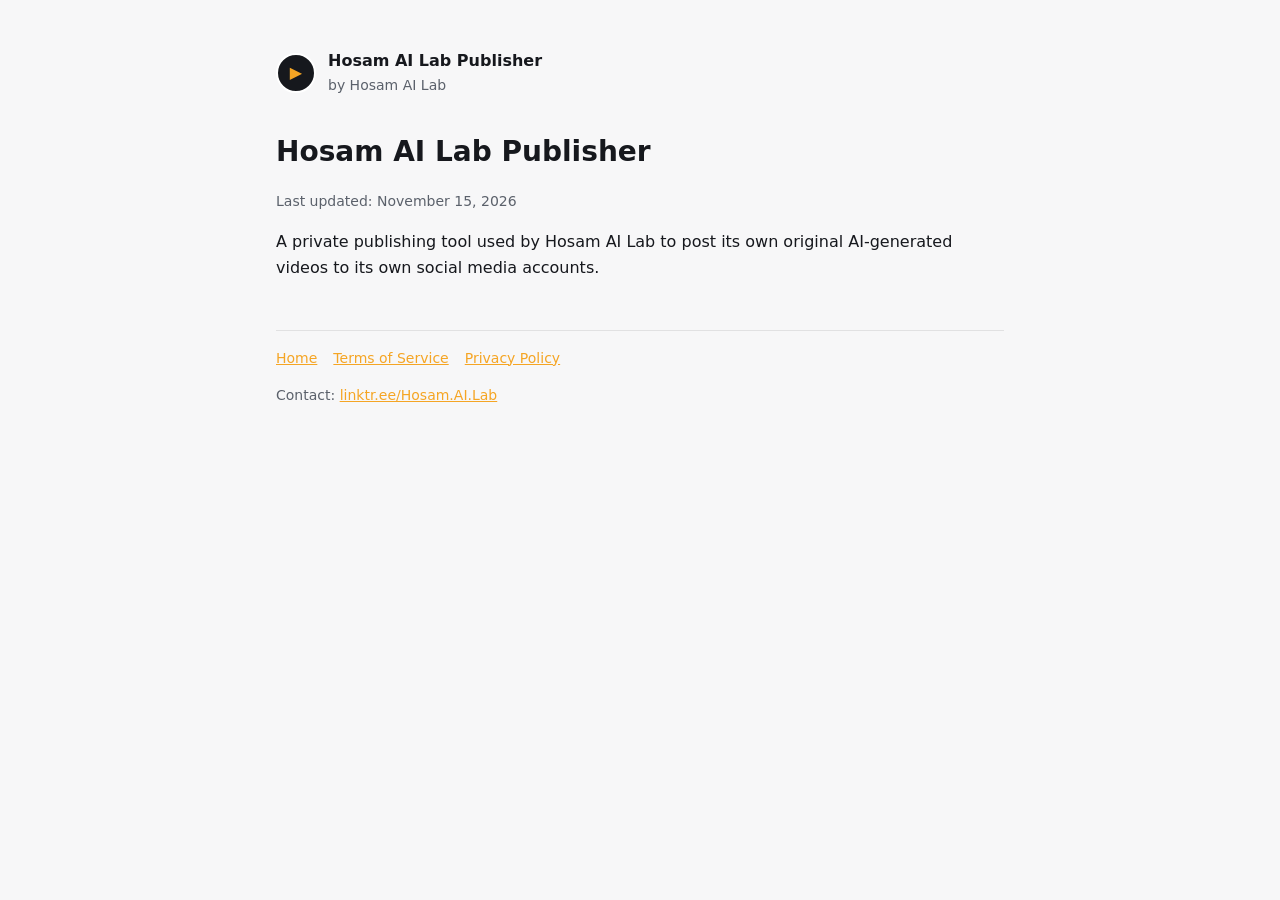
<file: index.html>
<!doctype html>
<html lang="en">
<head>
<meta charset="utf-8">
<meta name="viewport" content="width=device-width, initial-scale=1">
<title>Hosam AI Lab Publisher | Hosam AI Lab Publisher</title>
<link rel="stylesheet" href="style.css">
</head>
<body>
<main>
<header><div class="logo">&#9654;</div><div><strong>Hosam AI Lab Publisher</strong><div class="muted">by Hosam AI Lab</div></div></header>
<h1>Hosam AI Lab Publisher</h1>
<p class="muted">Last updated: November 15, 2026</p>
<p>A private publishing tool used by Hosam AI Lab to post its own original AI-generated videos to its own social media accounts.</p>
<footer><nav><a href="index.html">Home</a><a href="terms.html">Terms of Service</a><a href="privacy.html">Privacy Policy</a></nav><p>Contact: <a href="https://linktr.ee/Hosam.AI.Lab">linktr.ee/Hosam.AI.Lab</a></p></footer>
</main>
</body>
</html>
</file>
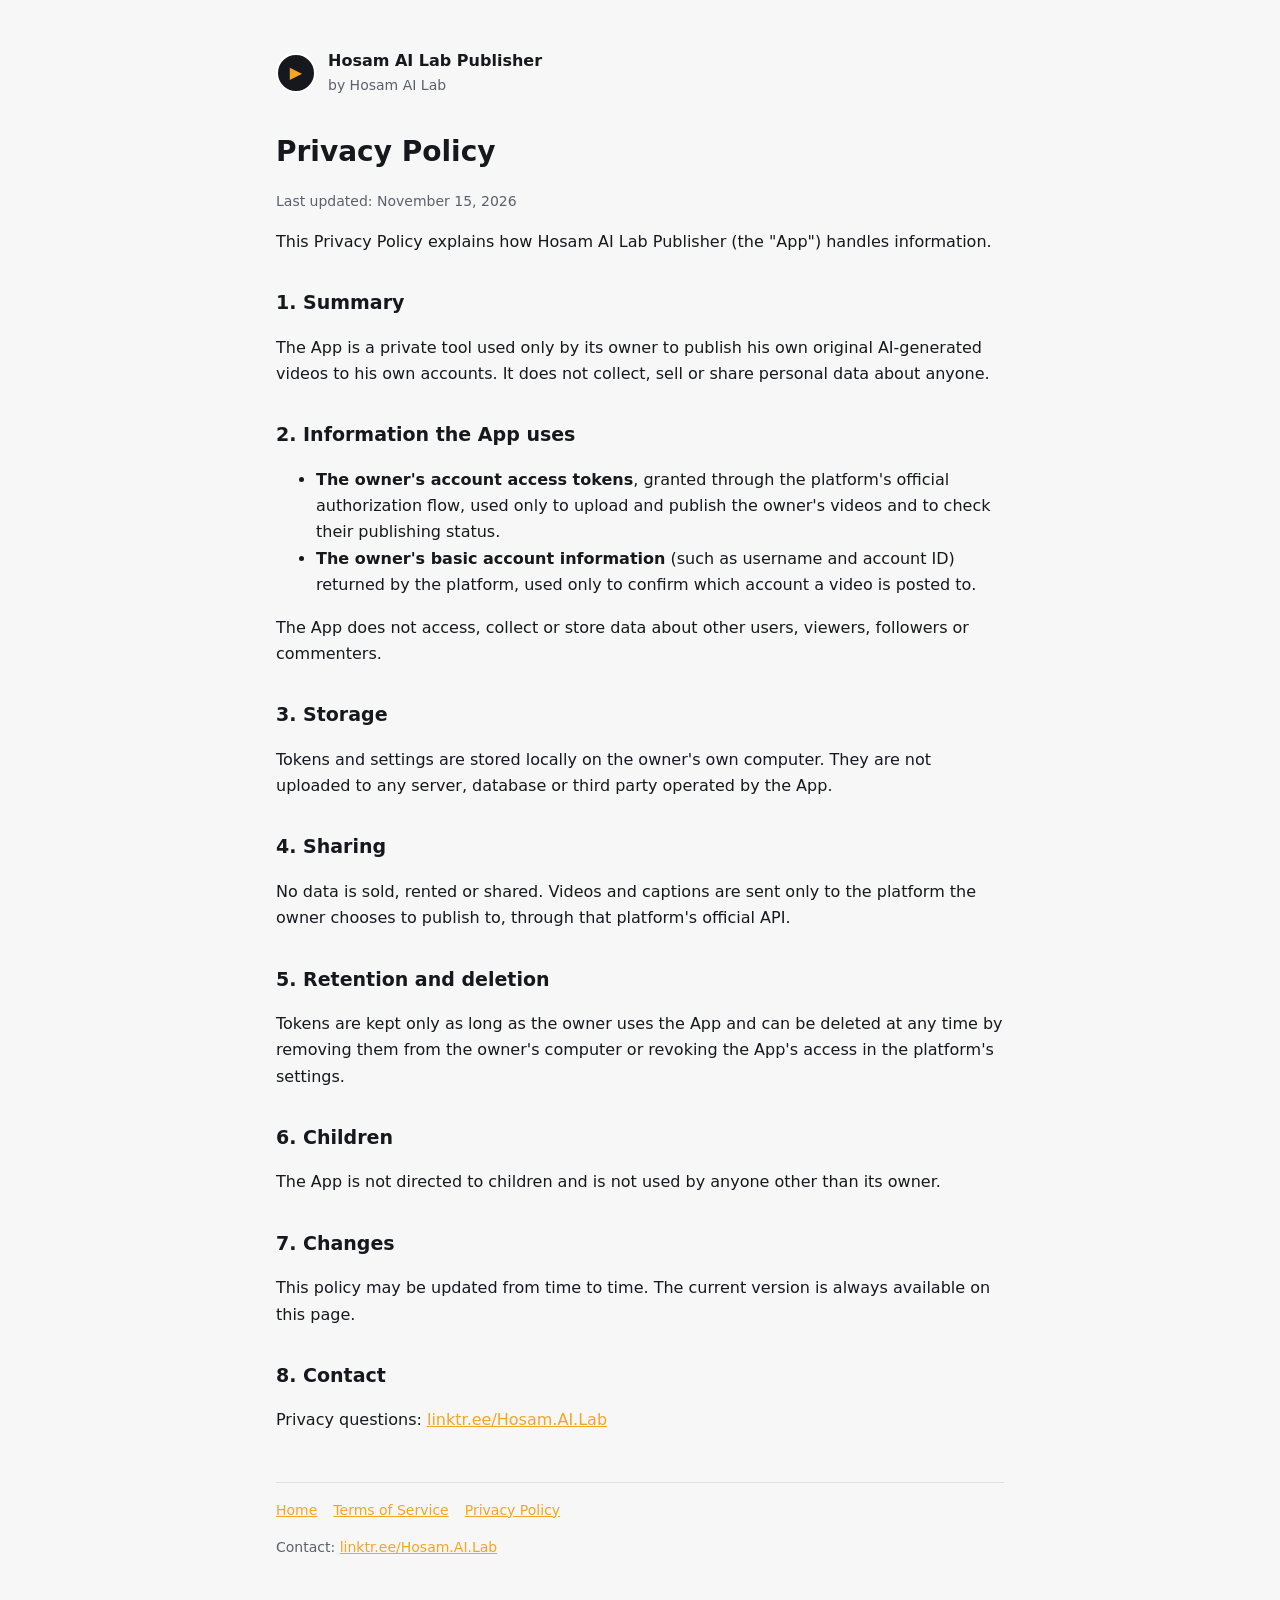
<file: privacy.html>
<!doctype html>
<html lang="en">
<head>
<meta charset="utf-8">
<meta name="viewport" content="width=device-width, initial-scale=1">
<title>Privacy Policy | Hosam AI Lab Publisher</title>
<link rel="stylesheet" href="style.css">
</head>
<body>
<main>
<header><div class="logo">&#9654;</div><div><strong>Hosam AI Lab Publisher</strong><div class="muted">by Hosam AI Lab</div></div></header>
<h1>Privacy Policy</h1>
<p class="muted">Last updated: November 15, 2026</p>
<p>This Privacy Policy explains how Hosam AI Lab Publisher (the "App") handles information.</p>
<h2>1. Summary</h2>
<p>The App is a private tool used only by its owner to publish his own original AI-generated videos to his own accounts. It does not collect, sell or share personal data about anyone.</p>
<h2>2. Information the App uses</h2>
<ul>
<li><strong>The owner's account access tokens</strong>, granted through the platform's official authorization flow, used only to upload and publish the owner's videos and to check their publishing status.</li>
<li><strong>The owner's basic account information</strong> (such as username and account ID) returned by the platform, used only to confirm which account a video is posted to.</li>
</ul>
<p>The App does not access, collect or store data about other users, viewers, followers or commenters.</p>
<h2>3. Storage</h2>
<p>Tokens and settings are stored locally on the owner's own computer. They are not uploaded to any server, database or third party operated by the App.</p>
<h2>4. Sharing</h2>
<p>No data is sold, rented or shared. Videos and captions are sent only to the platform the owner chooses to publish to, through that platform's official API.</p>
<h2>5. Retention and deletion</h2>
<p>Tokens are kept only as long as the owner uses the App and can be deleted at any time by removing them from the owner's computer or revoking the App's access in the platform's settings.</p>
<h2>6. Children</h2>
<p>The App is not directed to children and is not used by anyone other than its owner.</p>
<h2>7. Changes</h2>
<p>This policy may be updated from time to time. The current version is always available on this page.</p>
<h2>8. Contact</h2>
<p>Privacy questions: <a href="https://linktr.ee/Hosam.AI.Lab">linktr.ee/Hosam.AI.Lab</a></p>
<footer><nav><a href="index.html">Home</a><a href="terms.html">Terms of Service</a><a href="privacy.html">Privacy Policy</a></nav><p>Contact: <a href="https://linktr.ee/Hosam.AI.Lab">linktr.ee/Hosam.AI.Lab</a></p></footer>
</main>
</body>
</html>
</file>
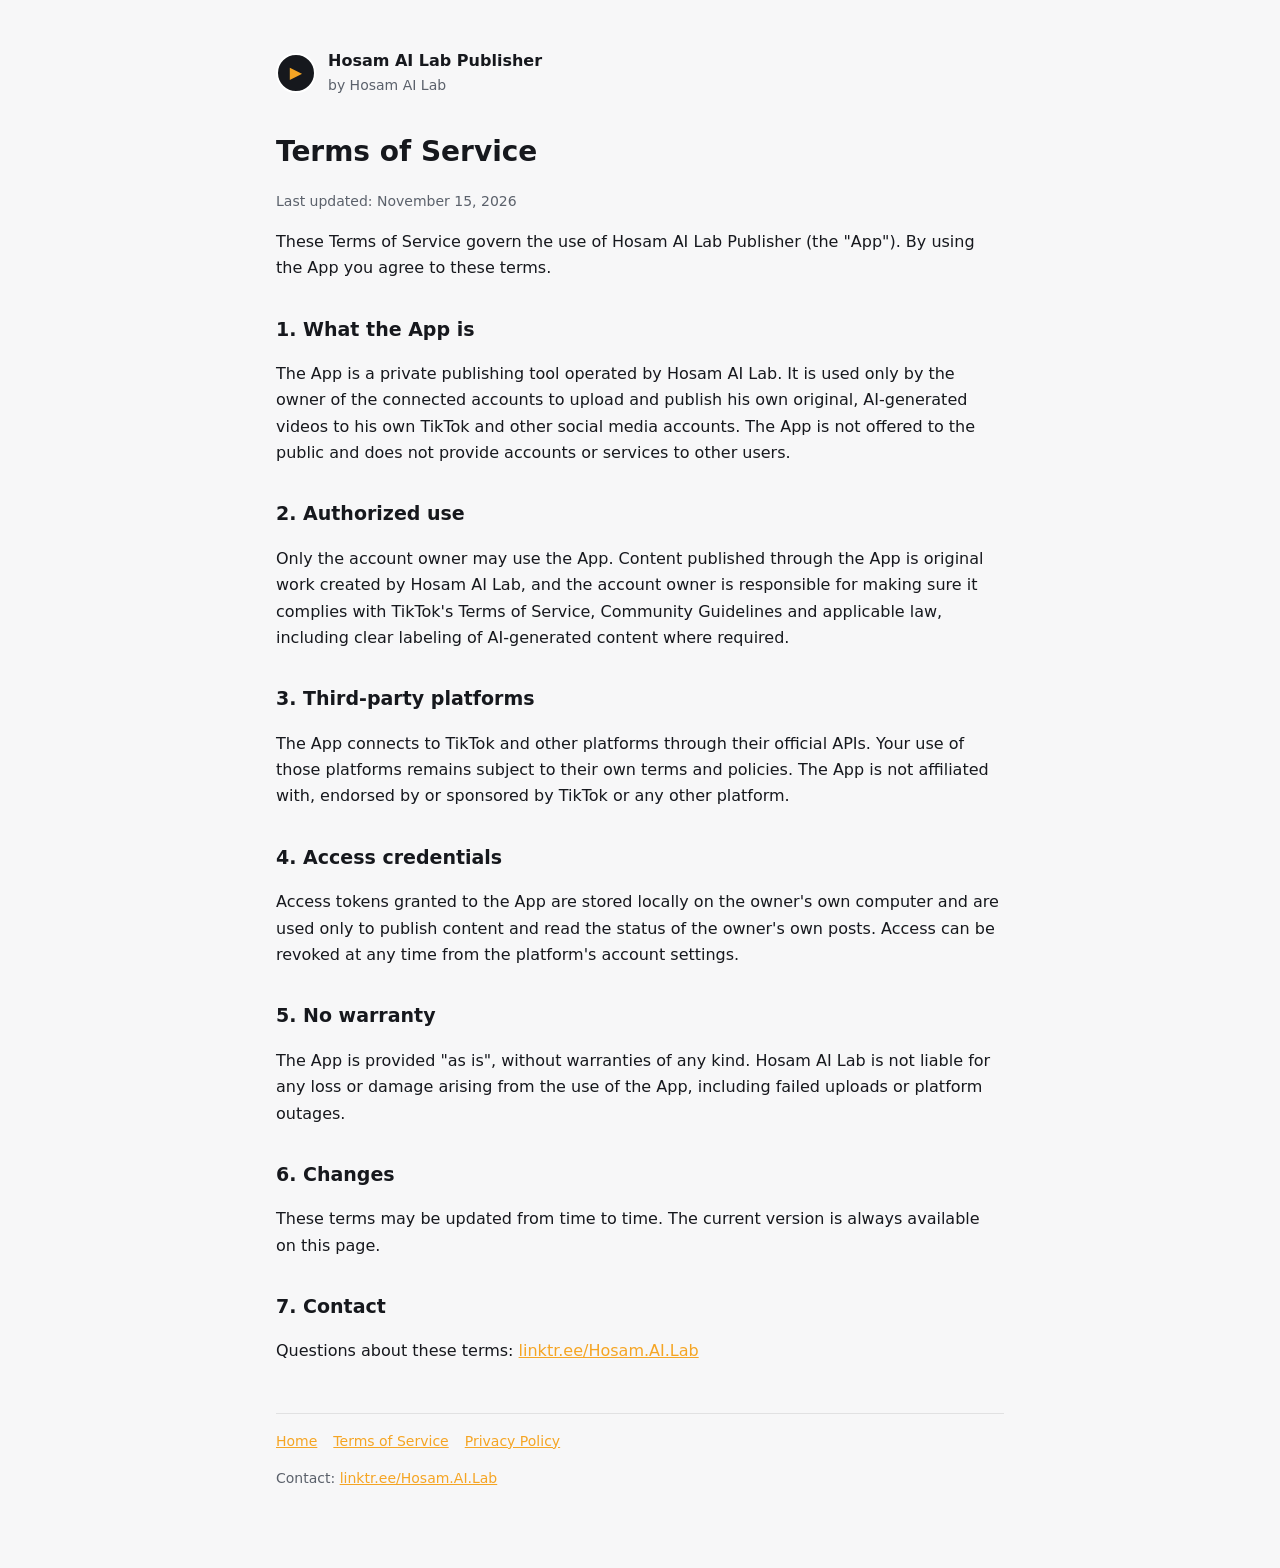
<file: terms.html>
<!doctype html>
<html lang="en">
<head>
<meta charset="utf-8">
<meta name="viewport" content="width=device-width, initial-scale=1">
<title>Terms of Service | Hosam AI Lab Publisher</title>
<link rel="stylesheet" href="style.css">
</head>
<body>
<main>
<header><div class="logo">&#9654;</div><div><strong>Hosam AI Lab Publisher</strong><div class="muted">by Hosam AI Lab</div></div></header>
<h1>Terms of Service</h1>
<p class="muted">Last updated: November 15, 2026</p>
<p>These Terms of Service govern the use of Hosam AI Lab Publisher (the "App"). By using the App you agree to these terms.</p>
<h2>1. What the App is</h2>
<p>The App is a private publishing tool operated by Hosam AI Lab. It is used only by the owner of the connected accounts to upload and publish his own original, AI-generated videos to his own TikTok and other social media accounts. The App is not offered to the public and does not provide accounts or services to other users.</p>
<h2>2. Authorized use</h2>
<p>Only the account owner may use the App. Content published through the App is original work created by Hosam AI Lab, and the account owner is responsible for making sure it complies with TikTok's Terms of Service, Community Guidelines and applicable law, including clear labeling of AI-generated content where required.</p>
<h2>3. Third-party platforms</h2>
<p>The App connects to TikTok and other platforms through their official APIs. Your use of those platforms remains subject to their own terms and policies. The App is not affiliated with, endorsed by or sponsored by TikTok or any other platform.</p>
<h2>4. Access credentials</h2>
<p>Access tokens granted to the App are stored locally on the owner's own computer and are used only to publish content and read the status of the owner's own posts. Access can be revoked at any time from the platform's account settings.</p>
<h2>5. No warranty</h2>
<p>The App is provided "as is", without warranties of any kind. Hosam AI Lab is not liable for any loss or damage arising from the use of the App, including failed uploads or platform outages.</p>
<h2>6. Changes</h2>
<p>These terms may be updated from time to time. The current version is always available on this page.</p>
<h2>7. Contact</h2>
<p>Questions about these terms: <a href="https://linktr.ee/Hosam.AI.Lab">linktr.ee/Hosam.AI.Lab</a></p>
<footer><nav><a href="index.html">Home</a><a href="terms.html">Terms of Service</a><a href="privacy.html">Privacy Policy</a></nav><p>Contact: <a href="https://linktr.ee/Hosam.AI.Lab">linktr.ee/Hosam.AI.Lab</a></p></footer>
</main>
</body>
</html>
</file>
<file: style.css>
:root{--bg:#0f1115;--fg:#e8e8ea;--muted:#9aa0a8;--accent:#f5a524;--card:#171a20}
@media (prefers-color-scheme: light){:root{--bg:#f7f7f8;--fg:#16181d;--muted:#5b616b;--card:#fff}}
*{box-sizing:border-box}
body{margin:0;background:var(--bg);color:var(--fg);font:16px/1.65 system-ui,-apple-system,"Segoe UI",Roboto,sans-serif}
main{max-width:760px;margin:0 auto;padding:48px 16px 64px}
header{display:flex;align-items:center;gap:12px;margin-bottom:32px}
.logo{width:40px;height:40px;border-radius:50%;background:#16181d;border:2px solid #fff;display:grid;place-items:center;color:var(--accent);font-weight:700}
h1{font-size:28px;margin:0 0 4px}
h2{font-size:19px;margin:32px 0 8px}
.muted{color:var(--muted);font-size:14px}
a{color:var(--accent)}
nav a{margin-right:16px}
footer{margin-top:48px;padding-top:16px;border-top:1px solid #8883;font-size:14px;color:var(--muted)}
</file>
